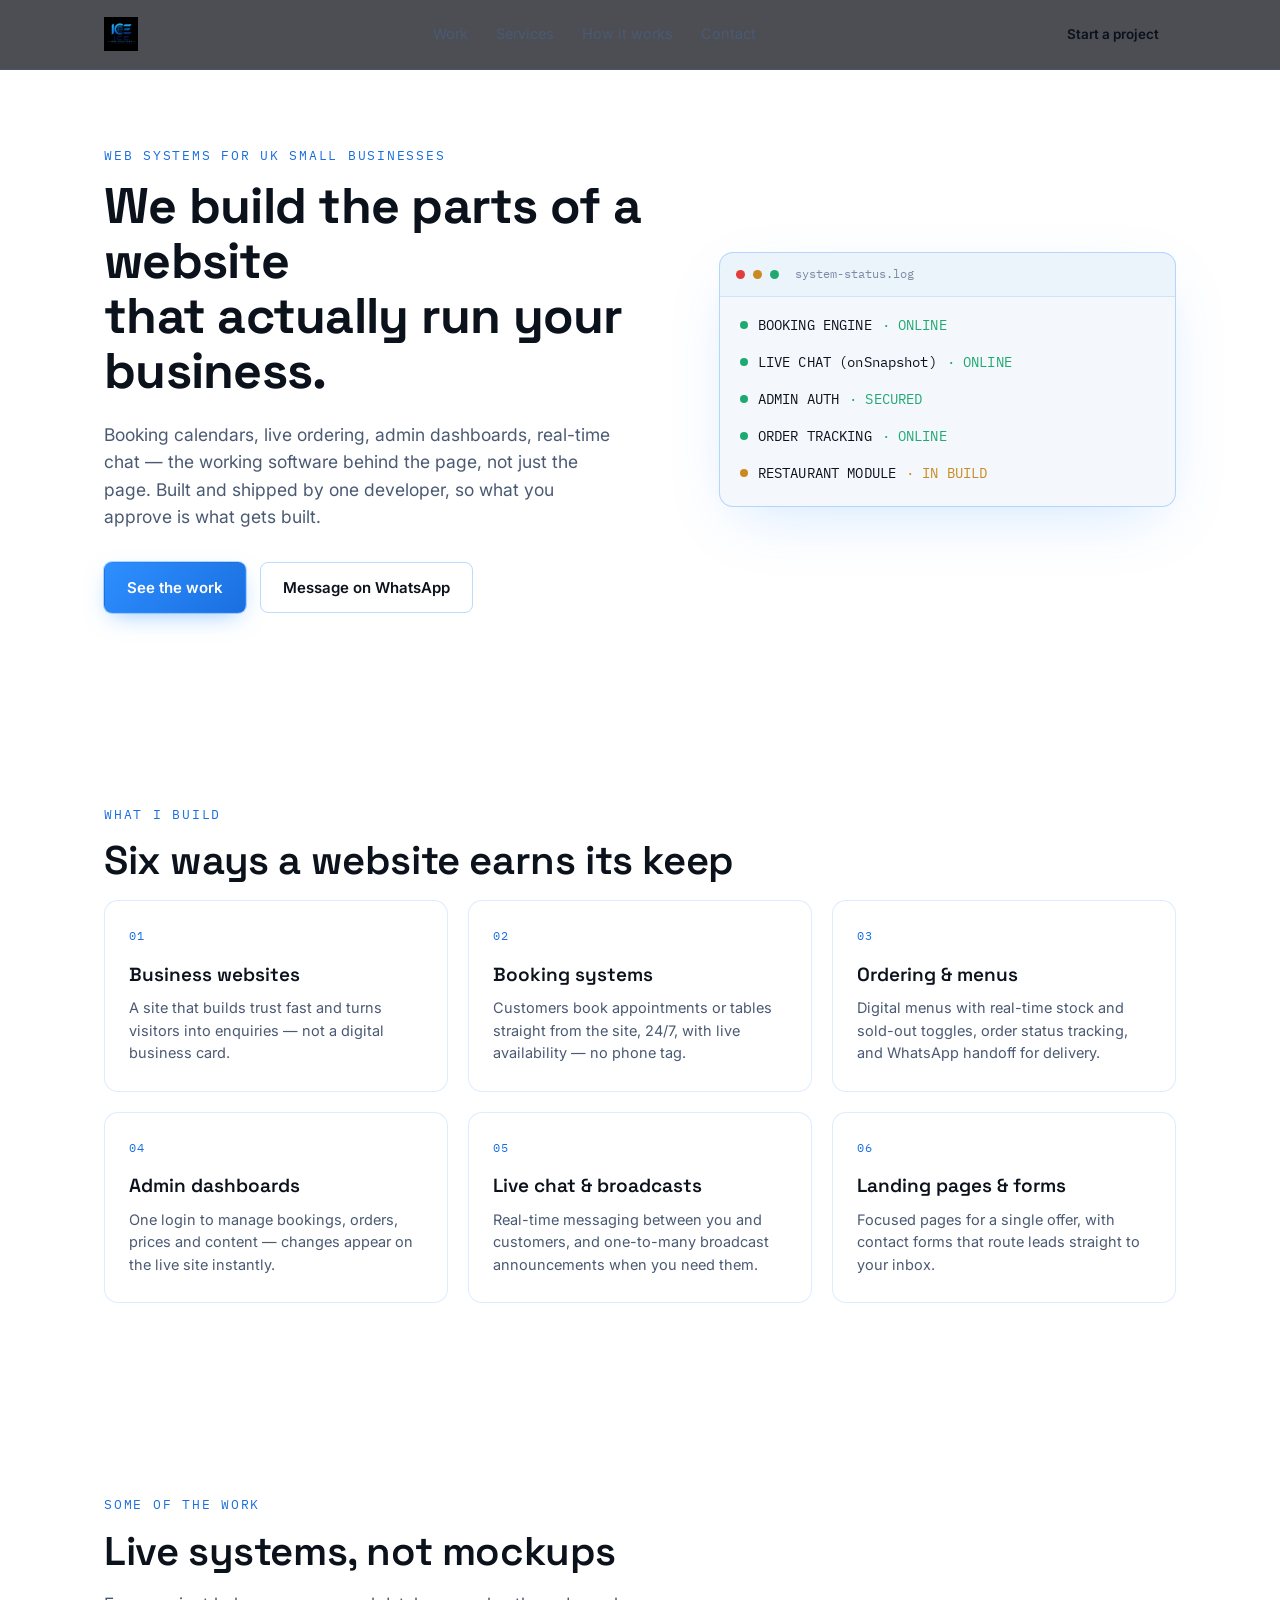
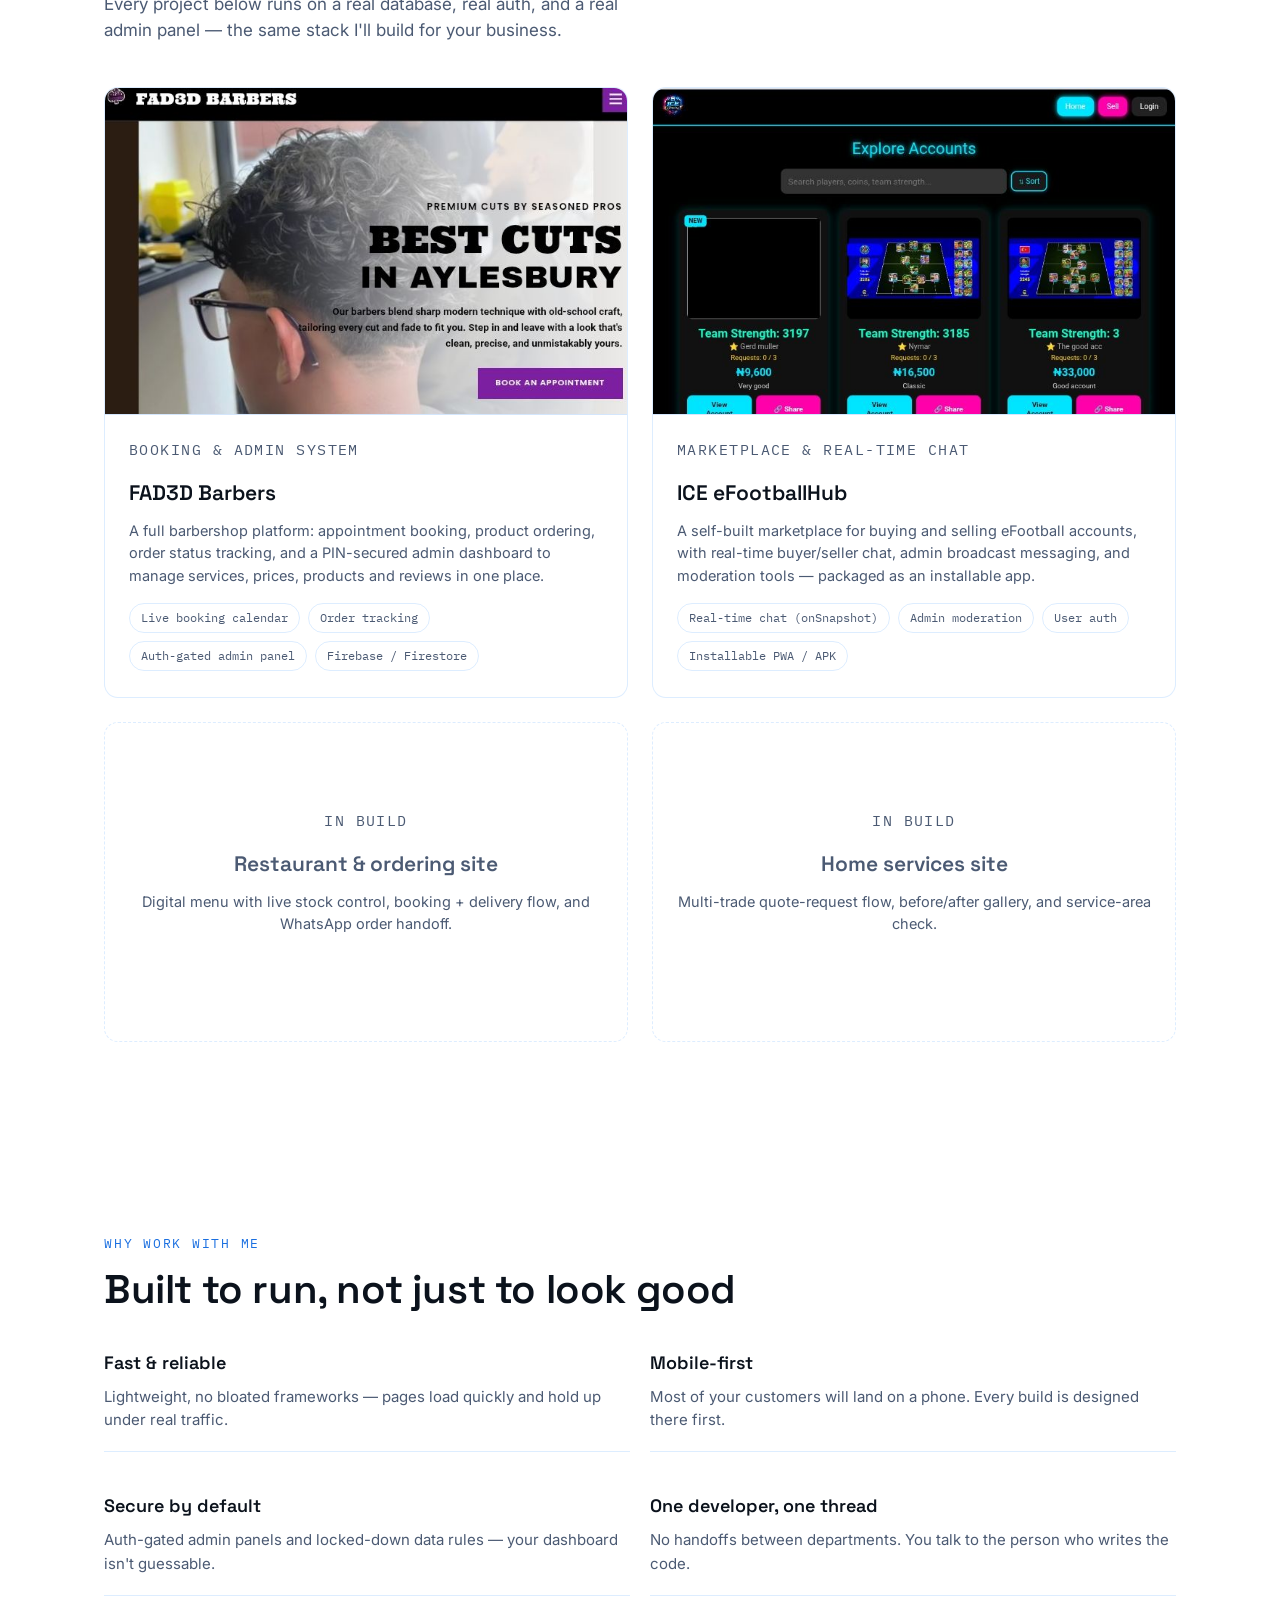
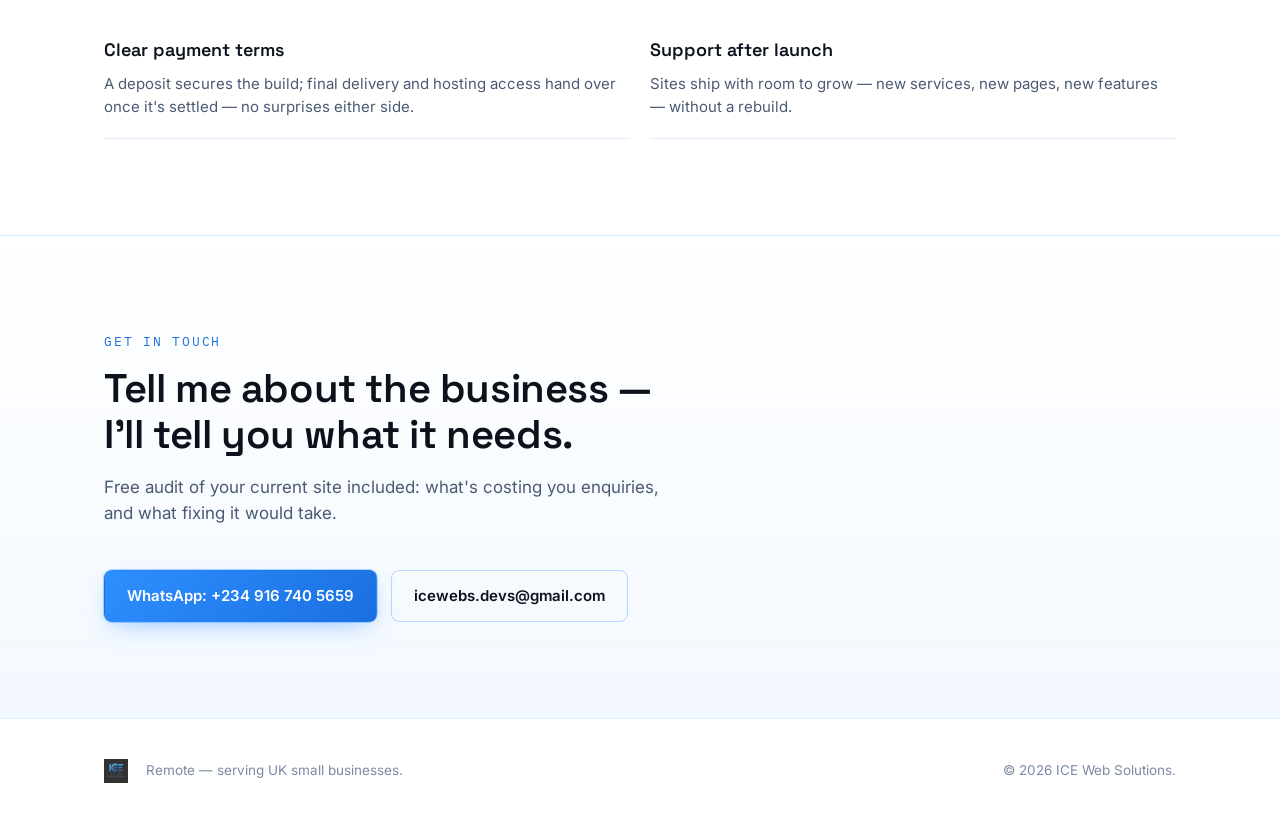
<file: index.html>
<!doctype html>
<html lang="en">
<head>
<meta charset="UTF-8">
<meta name="viewport" content="width=device-width, initial-scale=1.0">
<title>ICE Web Solutions — Web systems for UK small businesses</title>
<meta name="description" content="ICE Web Solutions builds booking systems, live ordering, and admin dashboards for UK small businesses — real working software, not template sites.">

<link rel="preconnect" href="https://fonts.googleapis.com">
<link rel="preconnect" href="https://fonts.gstatic.com" crossorigin>
<link href="https://fonts.googleapis.com/css2?family=Space+Grotesk:wght@500;600;700&family=Inter:wght@400;500;600&family=IBM+Plex+Mono:wght@400;500&display=swap" rel="stylesheet">

<link rel="stylesheet" href="css/style.css">
</head>
<body>

<!-- NAV -->
<header class="nav" id="nav">
  <div class="wrap nav__inner">
    <a href="#top" class="nav__brand">
      <img src="images/logo.png" alt="ICE Web Solutions" class="nav__logo">
    </a>
    <nav class="nav__links" aria-label="Primary">
      <a href="#work">Work</a>
      <a href="#services">Services</a>
      <a href="#process">How it works</a>
      <a href="#contact">Contact</a>
    </nav>
    <a href="chat.html" class="btn btn--sm">Start a project</a>
  </div>
</header>

<main id="top">

  <!-- HERO -->
  <section class="hero">
    <div class="wrap hero__grid">
      <div class="hero__copy">
        <p class="eyebrow">Web systems for UK small businesses</p>
        <h1 class="hero__title">We build the parts of a website<br>that actually run your business.</h1>
        <p class="hero__sub">Booking calendars, live ordering, admin dashboards, real-time chat — the working software behind the page, not just the page. Built and shipped by one developer, so what you approve is what gets built.</p>
        <div class="hero__actions">
          <a href="#work" class="btn btn--primary">See the work</a>
          <a href="https://wa.me/2349167405659" class="btn btn--ghost" target="_blank" rel="noopener">Message on WhatsApp</a>
        </div>
      </div>

      <div class="console" role="img" aria-label="Live systems status console showing booking engine, live chat, admin auth and order tracking as online">
        <div class="console__bar">
          <span class="console__dot console__dot--r"></span>
          <span class="console__dot console__dot--y"></span>
          <span class="console__dot console__dot--g"></span>
          <span class="console__bar-label">system-status.log</span>
        </div>
        <ul class="console__list">
          <li><span class="pulse"></span> BOOKING ENGINE <span class="console__state">· ONLINE</span></li>
          <li><span class="pulse"></span> LIVE CHAT (onSnapshot) <span class="console__state">· ONLINE</span></li>
          <li><span class="pulse"></span> ADMIN AUTH <span class="console__state">· SECURED</span></li>
          <li><span class="pulse"></span> ORDER TRACKING <span class="console__state">· ONLINE</span></li>
          <li><span class="pulse pulse--dim"></span> RESTAURANT MODULE <span class="console__state console__state--dim">· IN BUILD</span></li>
        </ul>
      </div>
    </div>
  </section>

  <!-- SERVICES -->
  <section class="services" id="services">
    <div class="wrap">
      <p class="eyebrow">What I build</p>
      <h2 class="section__title">Six ways a website earns its keep</h2>

      <div class="grid grid--3">
        <article class="card">
          <span class="card__idx">01</span>
          <h3>Business websites</h3>
          <p>A site that builds trust fast and turns visitors into enquiries — not a digital business card.</p>
        </article>
        <article class="card">
          <span class="card__idx">02</span>
          <h3>Booking systems</h3>
          <p>Customers book appointments or tables straight from the site, 24/7, with live availability — no phone tag.</p>
        </article>
        <article class="card">
          <span class="card__idx">03</span>
          <h3>Ordering &amp; menus</h3>
          <p>Digital menus with real-time stock and sold-out toggles, order status tracking, and WhatsApp handoff for delivery.</p>
        </article>
        <article class="card">
          <span class="card__idx">04</span>
          <h3>Admin dashboards</h3>
          <p>One login to manage bookings, orders, prices and content — changes appear on the live site instantly.</p>
        </article>
        <article class="card">
          <span class="card__idx">05</span>
          <h3>Live chat &amp; broadcasts</h3>
          <p>Real-time messaging between you and customers, and one-to-many broadcast announcements when you need them.</p>
        </article>
        <article class="card">
          <span class="card__idx">06</span>
          <h3>Landing pages &amp; forms</h3>
          <p>Focused pages for a single offer, with contact forms that route leads straight to your inbox.</p>
        </article>
      </div>
    </div>
  </section>

  <!-- WORK -->
  <section class="work" id="work">
    <div class="wrap">
      <p class="eyebrow">Some of the work</p>
      <h2 class="section__title">Live systems, not mockups</h2>
      <p class="section__sub">Every project below runs on a real database, real auth, and a real admin panel — the same stack I'll build for your business.</p>

      <div class="projects" id="projects">
        <!-- injected by js/projects.js -->
      </div>
    </div>
  </section>

  <!-- PROCESS / WHY -->
  <section class="why" id="process">
    <div class="wrap">
      <p class="eyebrow">Why work with me</p>
      <h2 class="section__title">Built to run, not just to look good</h2>

      <div class="grid grid--2">
        <div class="why__item">
          <h3>Fast &amp; reliable</h3>
          <p>Lightweight, no bloated frameworks — pages load quickly and hold up under real traffic.</p>
        </div>
        <div class="why__item">
          <h3>Mobile-first</h3>
          <p>Most of your customers will land on a phone. Every build is designed there first.</p>
        </div>
        <div class="why__item">
          <h3>Secure by default</h3>
          <p>Auth-gated admin panels and locked-down data rules — your dashboard isn't guessable.</p>
        </div>
        <div class="why__item">
          <h3>One developer, one thread</h3>
          <p>No handoffs between departments. You talk to the person who writes the code.</p>
        </div>
        <div class="why__item">
          <h3>Clear payment terms</h3>
          <p>A deposit secures the build; final delivery and hosting access hand over once it's settled — no surprises either side.</p>
        </div>
        <div class="why__item">
          <h3>Support after launch</h3>
          <p>Sites ship with room to grow — new services, new pages, new features — without a rebuild.</p>
        </div>
      </div>
    </div>
  </section>

  <!-- CONTACT -->
  <section class="contact" id="contact">
    <div class="wrap contact__inner">
      <div>
        <p class="eyebrow">Get in touch</p>
        <h2 class="section__title">Tell me about the business —<br>I'll tell you what it needs.</h2>
        <p class="section__sub">Free audit of your current site included: what's costing you enquiries, and what fixing it would take.</p>
        <div class="hero__actions">
          <a href="https://wa.me/2349167405659" class="btn btn--primary" target="_blank" rel="noopener">WhatsApp: +234 916 740 5659</a>
          <a href="mailto:icewebs.devs@gmail.com" class="btn btn--ghost">icewebs.devs@gmail.com</a>
        </div>
      </div>
    </div>
  </section>

</main>

<footer class="footer">
  <div class="wrap footer__inner">
    <img src="images/logo.png" alt="ICE Web Solutions" class="footer__logo">
    <p>Remote — serving UK small businesses.</p>
    <p class="footer__copy">© <span id="year"></span> ICE Web Solutions.</p>
  </div>
</footer>

<script src="js/projects.js"></script>
<script src="js/main.js"></script>
</body>
</html>
</file>
<file: css/style.css>
/* ============ TOKENS ============ */
:root {
  --bg: #FFFFFF;
  --bg-elevated: #F4F7FB;
  --bg-card: #FFFFFF;
  --line: rgba(46, 143, 255, 0.16);
  --line-strong: rgba(46, 143, 255, 0.32);

  --blue: #2E8FFF;
  --blue-bright: #1A6FE0;
  --green: #1FA971;
  --red: #E23C3C;
  --yellow: #C98A1F;

  --text: #0B121C;
  --text-dim: #4B5A73;
  --text-faint: #7C8AA3;

  --font-display: 'Space Grotesk', sans-serif;
  --font-body: 'Inter', sans-serif;
  --font-mono: 'IBM Plex Mono', monospace;

  --radius: 14px;
  --radius-sm: 8px;
  --max: 1120px;
}

/* ============ RESET ============ */
* { box-sizing: border-box; margin: 0; padding: 0; }

html { scroll-behavior: smooth; }

@media (prefers-reduced-motion: reduce) {
  html { scroll-behavior: auto; }
  * { animation-duration: 0.001ms !important; animation-iteration-count: 1 !important; transition-duration: 0.001ms !important; }
}

body {
  background: var(--bg);
  color: var(--text);
  font-family: var(--font-body);
  line-height: 1.55;
  -webkit-font-smoothing: antialiased;
}

img { max-width: 100%; display: block; }
a { color: inherit; text-decoration: none; }

:focus-visible {
  outline: 2px solid var(--blue-bright);
  outline-offset: 3px;
}

.wrap {
  max-width: var(--max);
  margin: 0 auto;
  padding: 0 24px;
}

.eyebrow {
  font-family: var(--font-mono);
  font-size: 12.5px;
  letter-spacing: 0.14em;
  text-transform: uppercase;
  color: var(--blue-bright);
  margin-bottom: 14px;
}

.section__title {
  font-family: var(--font-display);
  font-weight: 600;
  font-size: clamp(28px, 4vw, 40px);
  line-height: 1.15;
  letter-spacing: -0.01em;
  margin-bottom: 16px;
}

.section__sub {
  color: var(--text-dim);
  font-size: 17px;
  max-width: 560px;
  margin-bottom: 44px;
}

section { padding: 96px 0; }
@media (max-width: 720px) { section { padding: 64px 0; } }

/* ============ BUTTONS ============ */
.btn {
  display: inline-flex;
  align-items: center;
  gap: 8px;
  font-family: var(--font-body);
  font-weight: 600;
  font-size: 15px;
  padding: 13px 22px;
  border-radius: var(--radius-sm);
  border: 1px solid transparent;
  transition: transform 0.15s ease, border-color 0.15s ease, background 0.15s ease;
  white-space: nowrap;
}
.btn:hover { transform: translateY(-1px); }

.btn--primary {
  background: linear-gradient(135deg, var(--blue), #1A6FE0);
  color: #fff;
  box-shadow: 0 0 0 1px rgba(46,143,255,0.35), 0 8px 24px -8px rgba(46,143,255,0.55);
}
.btn--primary:hover { box-shadow: 0 0 0 1px rgba(111,216,255,0.5), 0 10px 28px -6px rgba(46,143,255,0.65); }

.btn--ghost {
  background: transparent;
  color: var(--text);
  border-color: var(--line-strong);
}
.btn--ghost:hover { border-color: var(--blue-bright); color: var(--blue-bright); }

.btn--sm { padding: 9px 16px; font-size: 13.5px; }

/* ============ NAV ============ */
.nav {
  position: sticky;
  top: 0;
  z-index: 50;
  background: rgba(7, 11, 18, 0.72);
  backdrop-filter: blur(10px);
  border-bottom: 1px solid var(--line);
}

.nav__inner {
  display: flex;
  align-items: center;
  justify-content: space-between;
  gap: 24px;
  padding-top: 14px;
  padding-bottom: 14px;
}

.nav__logo { height: 34px; width: auto; }

.nav__links {
  display: flex;
  gap: 28px;
  font-size: 14.5px;
  color: var(--text-dim);
}
.nav__links a:hover { color: var(--blue-bright); }

@media (max-width: 720px) {
  .nav__links { display: none; }
}

/* ============ HERO ============ */
.hero { padding-top: 76px; padding-bottom: 96px; }

.hero__grid {
  display: grid;
  grid-template-columns: 1.1fr 0.9fr;
  gap: 56px;
  align-items: center;
}
@media (max-width: 900px) {
  .hero__grid { grid-template-columns: 1fr; }
}

.hero__title {
  font-family: var(--font-display);
  font-weight: 700;
  font-size: clamp(32px, 5vw, 50px);
  line-height: 1.1;
  letter-spacing: -0.015em;
  margin-bottom: 22px;
}

.hero__sub {
  color: var(--text-dim);
  font-size: 17.5px;
  max-width: 520px;
  margin-bottom: 32px;
}

.hero__actions {
  display: flex;
  flex-wrap: wrap;
  gap: 14px;
}

/* console signature element */
.console {
  background: var(--bg-elevated);
  border: 1px solid var(--line-strong);
  border-radius: var(--radius);
  overflow: hidden;
  box-shadow: 0 20px 60px -20px rgba(46,143,255,0.25);
}

.console__bar {
  display: flex;
  align-items: center;
  gap: 8px;
  padding: 12px 16px;
  border-bottom: 1px solid var(--line);
  background: rgba(46,143,255,0.04);
}

.console__dot { width: 9px; height: 9px; border-radius: 50%; display: inline-block; }
.console__dot--r { background: var(--red); }
.console__dot--y { background: var(--yellow); }
.console__dot--g { background: var(--green); }

.console__bar-label {
  margin-left: 8px;
  font-family: var(--font-mono);
  font-size: 12px;
  color: var(--text-faint);
}

.console__list {
  list-style: none;
  padding: 18px 20px 22px;
  display: flex;
  flex-direction: column;
  gap: 16px;
}

.console__list li {
  display: flex;
  align-items: center;
  gap: 10px;
  font-family: var(--font-mono);
  font-size: 13.5px;
  color: var(--text);
  letter-spacing: 0.01em;
}

.console__state { color: var(--green); }
.console__state--dim { color: var(--yellow); }

.pulse {
  width: 8px;
  height: 8px;
  border-radius: 50%;
  background: var(--green);
  box-shadow: 0 0 0 0 rgba(60,242,160,0.6);
  animation: pulse 2.2s infinite;
  flex-shrink: 0;
}
.pulse--dim { background: var(--yellow); animation: pulse-dim 2.2s infinite; }

@keyframes pulse {
  0% { box-shadow: 0 0 0 0 rgba(60,242,160,0.55); }
  70% { box-shadow: 0 0 0 7px rgba(60,242,160,0); }
  100% { box-shadow: 0 0 0 0 rgba(60,242,160,0); }
}
@keyframes pulse-dim {
  0% { box-shadow: 0 0 0 0 rgba(255,194,75,0.5); }
  70% { box-shadow: 0 0 0 7px rgba(255,194,75,0); }
  100% { box-shadow: 0 0 0 0 rgba(255,194,75,0); }
}

/* ============ GRIDS / CARDS ============ */
.grid { display: grid; gap: 20px; }
.grid--3 { grid-template-columns: repeat(3, 1fr); }
.grid--2 { grid-template-columns: repeat(2, 1fr); }
@media (max-width: 800px) {
  .grid--3, .grid--2 { grid-template-columns: 1fr; }
}

.card {
  background: var(--bg-card);
  border: 1px solid var(--line);
  border-radius: var(--radius);
  padding: 26px 24px;
  transition: border-color 0.2s ease, transform 0.2s ease;
}
.card:hover { border-color: var(--line-strong); transform: translateY(-2px); }

.card__idx {
  font-family: var(--font-mono);
  font-size: 12px;
  color: var(--blue-bright);
  letter-spacing: 0.08em;
  display: block;
  margin-bottom: 14px;
}

.card h3 {
  font-family: var(--font-display);
  font-size: 19px;
  font-weight: 600;
  margin-bottom: 8px;
}

.card p { color: var(--text-dim); font-size: 14.5px; }

/* ============ WORK / PROJECTS ============ */
.projects {
  display: grid;
  grid-template-columns: repeat(2, 1fr);
  gap: 24px;
}
@media (max-width: 800px) {
  .projects { grid-template-columns: 1fr; }
}

.project {
  background: var(--bg-card);
  border: 1px solid var(--line);
  border-radius: var(--radius);
  overflow: hidden;
  display: flex;
  flex-direction: column;
}

.project__media {
  aspect-ratio: 16 / 10;
  background: var(--bg-elevated);
  overflow: hidden;
  border-bottom: 1px solid var(--line);
}
.project__media img { width: 100%; height: 100%; object-fit: cover; object-position: top; }

.project__body { padding: 24px 24px 26px; flex: 1; display: flex; flex-direction: column; }

.project__tag {
  font-family: var(--font-mono);
  font-size: 11.5px;
  letter-spacing: 0.1em;
  text-transform: uppercase;
  color: var(--blue-bright);
  margin-bottom: 10px;
}

.project__body h3 {
  font-family: var(--font-display);
  font-size: 21px;
  font-weight: 600;
  margin-bottom: 10px;
}

.project__body p {
  color: var(--text-dim);
  font-size: 14.5px;
  margin-bottom: 16px;
}

.project__features {
  list-style: none;
  display: flex;
  flex-wrap: wrap;
  gap: 8px;
  margin-top: auto;
}
.project__features li {
  font-family: var(--font-mono);
  font-size: 11.5px;
  color: var(--text-dim);
  border: 1px solid var(--line);
  border-radius: 100px;
  padding: 5px 11px;
}

/* placeholder / coming-soon project card */
.project--soon {
  border-style: dashed;
  align-items: center;
  justify-content: center;
  min-height: 320px;
}
.project--soon .project__body {
  align-items: center;
  text-align: center;
  justify-content: center;
}
.project--soon h3 { color: var(--text-dim); }

/* ============ WHY ============ */
.why__item h3 {
  font-family: var(--font-display);
  font-size: 18px;
  font-weight: 600;
  margin-bottom: 8px;
}
.why__item p { color: var(--text-dim); font-size: 15px; }
.why__item { padding: 20px 0; border-bottom: 1px solid var(--line); }

/* ============ CONTACT ============ */
.contact {
  background: linear-gradient(180deg, transparent, rgba(46,143,255,0.06));
  border-top: 1px solid var(--line);
}

/* ============ FOOTER ============ */
.footer { border-top: 1px solid var(--line); padding: 40px 0; }
.footer__inner {
  display: flex;
  align-items: center;
  gap: 18px;
  color: var(--text-faint);
  font-size: 13.5px;
  flex-wrap: wrap;
}
.footer__logo { height: 24px; width: auto; opacity: 0.8; }
.footer__copy { margin-left: auto; }
</file>
